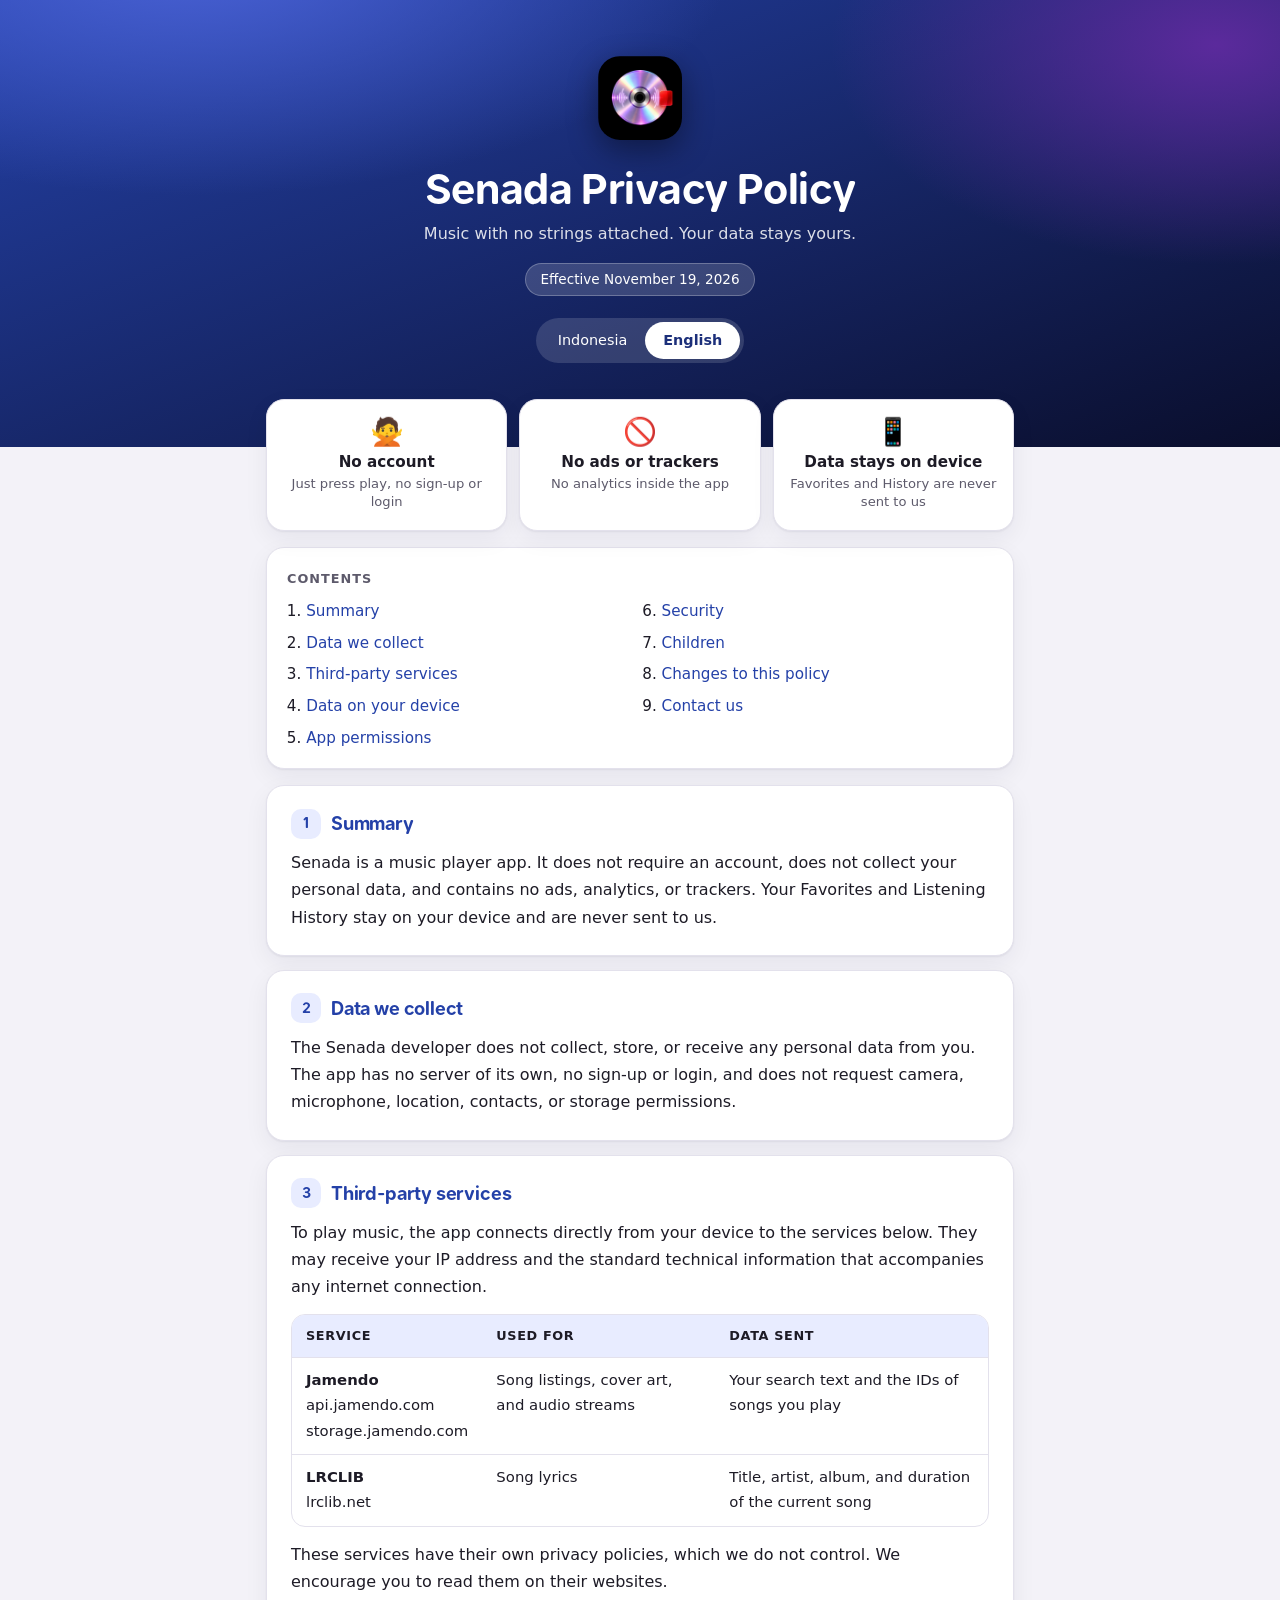
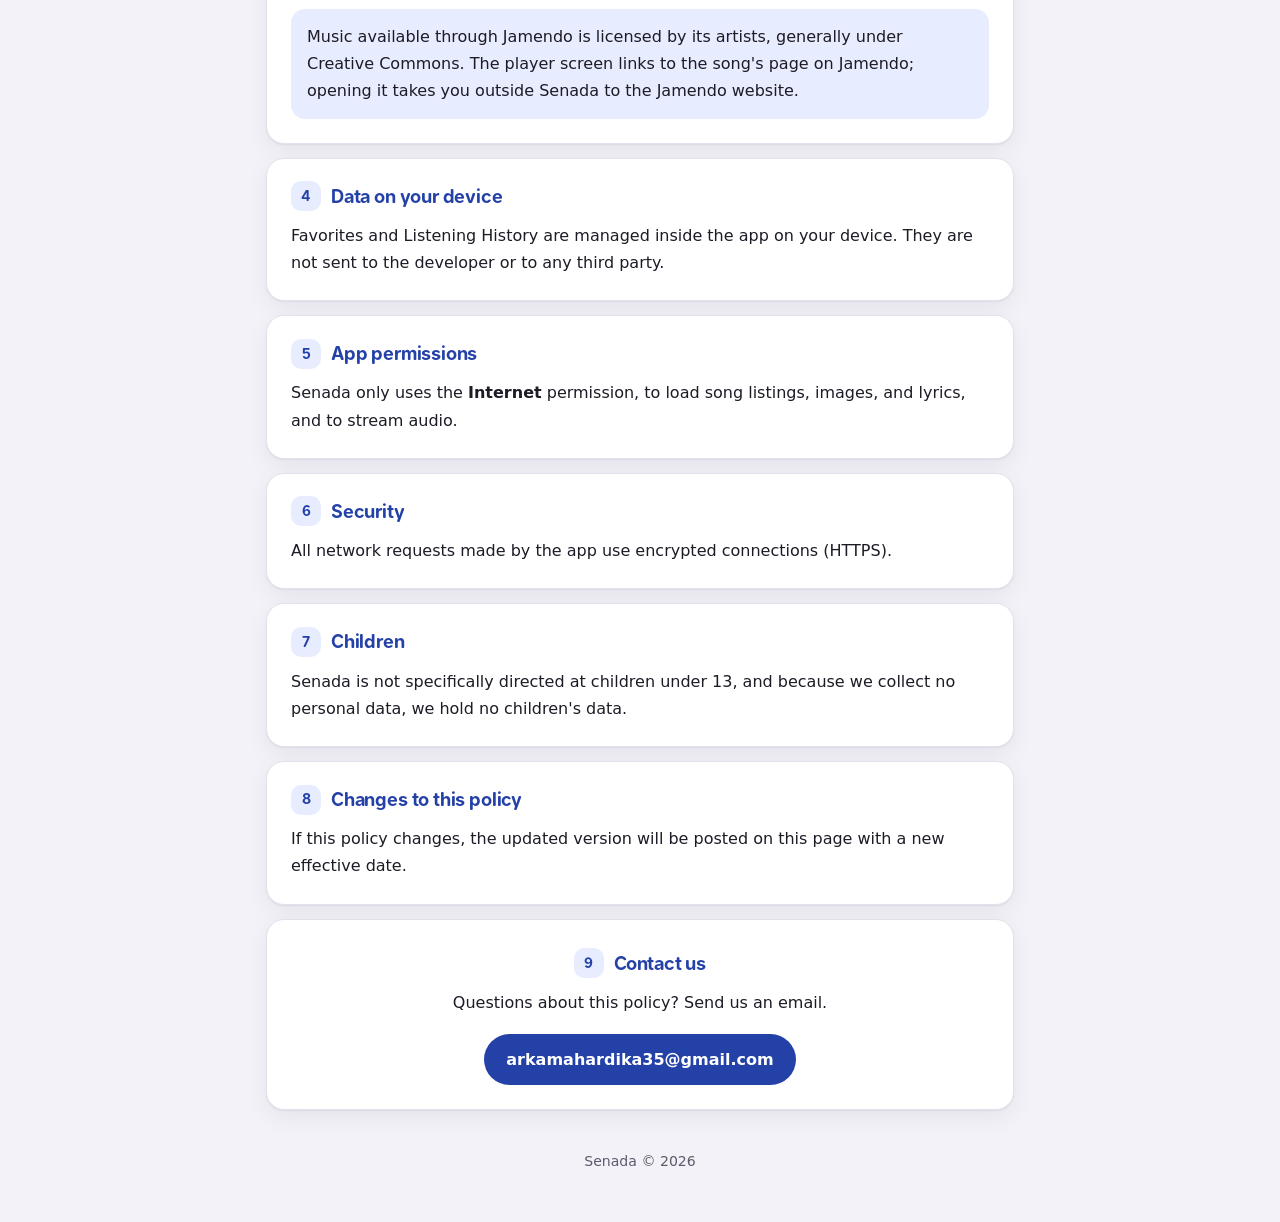
<file: docs/privacy-policy/index.html>
<!doctype html>
<html lang="id">
<head>
  <meta charset="utf-8">
  <meta name="viewport" content="width=device-width, initial-scale=1">
  <title>Kebijakan Privasi Senada</title>
  <meta name="description" content="Kebijakan privasi aplikasi pemutar musik Senada. Tanpa akun, tanpa iklan, tanpa pelacak.">
  <link rel="icon" href="icon.png">
  <style>
    @font-face { font-family: "Allo"; src: url("Allo-Bold.otf") format("opentype"); font-weight: 700; font-display: swap; }
    :root {
      --bg: #f3f2f8; --card: #ffffff; --text: #1d1b26; --muted: #5d5a6b;
      --brand: #2441a8; --brand-soft: #e8ecff; --line: #e3e1ec; --shadow: 0 1px 2px rgba(20,20,50,.06), 0 8px 24px rgba(20,20,50,.06);
    }
    @media (prefers-color-scheme: dark) {
      :root { --bg: #0d0e19; --card: #161728; --text: #ecebf5; --muted: #a3a1b6; --brand: #93a9ff; --brand-soft: #20254a; --line: #2a2b42; --shadow: none; }
    }
    * { box-sizing: border-box; }
    html { scroll-behavior: smooth; }
    body { margin: 0; background: var(--bg); color: var(--text); font: 16px/1.7 system-ui, -apple-system, "Segoe UI", Roboto, sans-serif; }
    h1, h2 { font-family: "Allo", system-ui, sans-serif; font-weight: 700; letter-spacing: -0.01em; }

    .hero { position: relative; overflow: hidden; color: #fff; text-align: center; padding: 56px 16px 84px;
      background: radial-gradient(900px 400px at 15% -10%, #4a62d6 0%, transparent 60%),
                  radial-gradient(700px 400px at 95% 10%, #5b2a9c 0%, transparent 55%),
                  linear-gradient(160deg, #2441a8, #0a0e2c); }
    .hero img { width: 84px; height: 84px; border-radius: 22px; box-shadow: 0 10px 30px rgba(0,0,0,.4); }
    .hero h1 { margin: 18px 0 6px; font-size: clamp(1.8rem, 5vw, 2.6rem); line-height: 1.15; }
    .hero p { margin: 0; opacity: .85; }
    .chip { display: inline-block; margin-top: 16px; padding: 4px 14px; border-radius: 999px; font-size: .85rem; background: rgba(255,255,255,.16); border: 1px solid rgba(255,255,255,.25); }
    .lang { margin-top: 22px; display: inline-flex; padding: 4px; border-radius: 999px; background: rgba(255,255,255,.14); }
    .lang button { appearance: none; border: 0; cursor: pointer; font: inherit; font-size: .9rem; padding: 6px 18px; border-radius: 999px; background: transparent; color: #fff; }
    .lang button[aria-pressed="true"] { background: #fff; color: #1c2f7a; font-weight: 600; }

    main { max-width: 780px; margin: -48px auto 40px; padding: 0 16px; position: relative; }
    .highlights { display: grid; grid-template-columns: repeat(3, 1fr); gap: 12px; margin-bottom: 16px; }
    .hl { background: var(--card); border-radius: 18px; padding: 18px 14px; text-align: center; box-shadow: var(--shadow); border: 1px solid var(--line); }
    .hl .ic { font-size: 1.7rem; line-height: 1; }
    .hl b { display: block; margin-top: 8px; font-size: .95rem; line-height: 1.3; }
    .hl span { display: block; margin-top: 2px; font-size: .82rem; color: var(--muted); line-height: 1.4; }
    @media (max-width: 560px) { .highlights { grid-template-columns: 1fr; } .hl { display: flex; gap: 14px; text-align: left; align-items: center; } .hl b { margin-top: 0; } }

    .toc { background: var(--card); border: 1px solid var(--line); border-radius: 18px; padding: 16px 20px; margin-bottom: 16px; box-shadow: var(--shadow); }
    .toc strong { font-size: .8rem; text-transform: uppercase; letter-spacing: .08em; color: var(--muted); }
    .toc ol { margin: 8px 0 0; padding-left: 1.2rem; columns: 2; column-gap: 24px; font-size: .95rem; }
    .toc a { color: var(--brand); text-decoration: none; }
    .toc a:hover { text-decoration: underline; }
    @media (max-width: 560px) { .toc ol { columns: 1; } }

    section { background: var(--card); border: 1px solid var(--line); border-radius: 18px; padding: 22px 24px 10px; margin-bottom: 14px; box-shadow: var(--shadow); scroll-margin-top: 16px; }
    h2 { margin: 0 0 10px; font-size: 1.15rem; color: var(--brand); display: flex; align-items: center; gap: 10px; }
    h2 .n { display: inline-grid; place-items: center; min-width: 30px; height: 30px; border-radius: 10px; background: var(--brand-soft); font-size: .9rem; }
    p { margin: 0 0 14px; }
    ul { margin: 0 0 14px; padding-left: 1.2rem; }
    li { margin-bottom: 6px; }
    a { color: var(--brand); }
    .callout { background: var(--brand-soft); border-radius: 14px; padding: 14px 16px; margin: 0 0 14px; }

    .tbl { overflow-x: auto; margin: 0 0 14px; border: 1px solid var(--line); border-radius: 14px; }
    table { border-collapse: collapse; width: 100%; font-size: .93rem; min-width: 520px; }
    th, td { text-align: left; padding: 10px 14px; vertical-align: top; border-bottom: 1px solid var(--line); }
    th { background: var(--brand-soft); font-size: .8rem; text-transform: uppercase; letter-spacing: .05em; }
    tr:last-child td { border-bottom: 0; }

    .contact { text-align: center; padding: 28px 24px 24px; }
    .btn { display: inline-block; margin-top: 4px; padding: 12px 22px; border-radius: 999px; background: var(--brand); color: #fff; text-decoration: none; font-weight: 600; }
    @media (prefers-color-scheme: dark) { .btn { color: #0d0e19; } }

    footer { text-align: center; color: var(--muted); font-size: .88rem; padding: 0 16px 48px; }

    /* Tanpa JavaScript kedua bahasa tampil; dengan JavaScript hanya satu. */
    .js [data-doc]:not(.active) { display: none; }
  </style>
</head>
<body>
  <header class="hero">
    <img src="icon.png" alt="Ikon Senada" width="84" height="84">
    <h1 id="title">Kebijakan Privasi Senada</h1>
    <p id="subtitle">Musik tanpa syarat. Data Anda tetap milik Anda.</p>
    <span class="chip" id="eff">Berlaku mulai 19 November 2026</span><br>
    <div class="lang" role="group" aria-label="Bahasa">
      <button type="button" data-set="id" aria-pressed="true">Indonesia</button>
      <button type="button" data-set="en" aria-pressed="false">English</button>
    </div>
  </header>

  <main>
    <!-- ============ INDONESIA ============ -->
    <div data-doc="id" class="active" lang="id">
      <div class="highlights">
        <div class="hl"><div class="ic">🙅</div><div><b>Tanpa akun</b><span>Langsung putar, tanpa daftar atau masuk</span></div></div>
        <div class="hl"><div class="ic">🚫</div><div><b>Tanpa iklan dan pelacak</b><span>Tidak ada analitik di dalam app</span></div></div>
        <div class="hl"><div class="ic">📱</div><div><b>Data di perangkat</b><span>Favorit dan Riwayat tidak dikirim ke kami</span></div></div>
      </div>

      <nav class="toc" aria-label="Daftar isi">
        <strong>Daftar isi</strong>
        <ol>
          <li><a href="#id-ringkasan">Ringkasan</a></li>
          <li><a href="#id-data">Data yang kami kumpulkan</a></li>
          <li><a href="#id-pihak3">Layanan pihak ketiga</a></li>
          <li><a href="#id-perangkat">Data di perangkat Anda</a></li>
          <li><a href="#id-izin">Izin aplikasi</a></li>
          <li><a href="#id-keamanan">Keamanan</a></li>
          <li><a href="#id-anak">Anak-anak</a></li>
          <li><a href="#id-perubahan">Perubahan kebijakan</a></li>
          <li><a href="#id-kontak">Hubungi kami</a></li>
        </ol>
      </nav>

      <section id="id-ringkasan">
        <h2><span class="n">1</span> Ringkasan</h2>
        <p>Senada adalah aplikasi pemutar musik. Kami tidak meminta akun, tidak mengumpulkan data pribadi Anda, dan tidak memasang iklan, alat analitik, atau pelacak. Daftar Favorit dan Riwayat putar hanya ada di perangkat Anda dan tidak dikirim ke server kami.</p>
      </section>

      <section id="id-data">
        <h2><span class="n">2</span> Data yang kami kumpulkan</h2>
        <p>Pengembang Senada tidak mengumpulkan, menyimpan, atau menerima data pribadi apa pun dari Anda. Senada tidak memiliki server sendiri, tidak ada fitur daftar atau masuk akun, dan tidak meminta izin kamera, mikrofon, lokasi, kontak, atau penyimpanan.</p>
      </section>

      <section id="id-pihak3">
        <h2><span class="n">3</span> Layanan pihak ketiga</h2>
        <p>Agar bisa memutar musik, aplikasi menghubungi layanan berikut langsung dari perangkat Anda. Saat itu layanan tersebut dapat menerima alamat IP dan informasi teknis perangkat yang lazim dalam setiap koneksi internet.</p>
        <div class="tbl">
          <table>
            <thead><tr><th>Layanan</th><th>Dipakai untuk</th><th>Data yang dikirim</th></tr></thead>
            <tbody>
              <tr><td><strong>Jamendo</strong><br>api.jamendo.com<br>storage.jamendo.com</td><td>Daftar lagu, sampul album, dan aliran audio</td><td>Teks pencarian dan ID lagu yang diputar</td></tr>
              <tr><td><strong>LRCLIB</strong><br>lrclib.net</td><td>Lirik lagu</td><td>Judul, artis, album, dan durasi lagu yang sedang diputar</td></tr>
            </tbody>
          </table>
        </div>
        <p>Layanan-layanan ini memiliki kebijakan privasi sendiri yang tidak kami kendalikan. Kami menganjurkan Anda membacanya di situs masing-masing.</p>
        <p class="callout">Lagu yang tersedia melalui Jamendo dilisensikan oleh senimannya, umumnya di bawah Creative Commons. Layar pemutar menampilkan tautan ke halaman lagu di Jamendo. Membuka tautan itu akan membawa Anda keluar dari Senada ke situs web Jamendo.</p>
      </section>

      <section id="id-perangkat">
        <h2><span class="n">4</span> Data di perangkat Anda</h2>
        <p>Daftar Favorit dan Riwayat putar dikelola di dalam aplikasi pada perangkat Anda. Data ini tidak dikirim ke pengembang maupun ke pihak ketiga mana pun.</p>
      </section>

      <section id="id-izin">
        <h2><span class="n">5</span> Izin aplikasi</h2>
        <p>Senada hanya memakai izin <strong>Internet</strong>, untuk memuat daftar lagu, gambar, lirik, dan memutar audio.</p>
      </section>

      <section id="id-keamanan">
        <h2><span class="n">6</span> Keamanan</h2>
        <p>Seluruh permintaan jaringan aplikasi dikirim melalui koneksi terenkripsi (HTTPS).</p>
      </section>

      <section id="id-anak">
        <h2><span class="n">7</span> Anak-anak</h2>
        <p>Senada tidak ditujukan khusus untuk anak di bawah 13 tahun, dan karena kami tidak mengumpulkan data pribadi, tidak ada data anak yang kami simpan.</p>
      </section>

      <section id="id-perubahan">
        <h2><span class="n">8</span> Perubahan kebijakan</h2>
        <p>Jika kebijakan ini berubah, versi terbaru akan dipublikasikan di halaman ini dengan tanggal berlaku yang diperbarui.</p>
      </section>

      <section id="id-kontak" class="contact">
        <h2 style="justify-content:center"><span class="n">9</span> Hubungi kami</h2>
        <p>Punya pertanyaan tentang kebijakan ini? Kirim email kepada kami.</p>
        <a class="btn" href="mailto:arkamahardika35@gmail.com">arkamahardika35@gmail.com</a>
      </section>
    </div>

    <!-- ============ ENGLISH ============ -->
    <div data-doc="en" lang="en">
      <div class="highlights">
        <div class="hl"><div class="ic">🙅</div><div><b>No account</b><span>Just press play, no sign-up or login</span></div></div>
        <div class="hl"><div class="ic">🚫</div><div><b>No ads or trackers</b><span>No analytics inside the app</span></div></div>
        <div class="hl"><div class="ic">📱</div><div><b>Data stays on device</b><span>Favorites and History are never sent to us</span></div></div>
      </div>

      <nav class="toc" aria-label="Table of contents">
        <strong>Contents</strong>
        <ol>
          <li><a href="#en-summary">Summary</a></li>
          <li><a href="#en-data">Data we collect</a></li>
          <li><a href="#en-third">Third-party services</a></li>
          <li><a href="#en-device">Data on your device</a></li>
          <li><a href="#en-permissions">App permissions</a></li>
          <li><a href="#en-security">Security</a></li>
          <li><a href="#en-children">Children</a></li>
          <li><a href="#en-changes">Changes to this policy</a></li>
          <li><a href="#en-contact">Contact us</a></li>
        </ol>
      </nav>

      <section id="en-summary">
        <h2><span class="n">1</span> Summary</h2>
        <p>Senada is a music player app. It does not require an account, does not collect your personal data, and contains no ads, analytics, or trackers. Your Favorites and Listening History stay on your device and are never sent to us.</p>
      </section>

      <section id="en-data">
        <h2><span class="n">2</span> Data we collect</h2>
        <p>The Senada developer does not collect, store, or receive any personal data from you. The app has no server of its own, no sign-up or login, and does not request camera, microphone, location, contacts, or storage permissions.</p>
      </section>

      <section id="en-third">
        <h2><span class="n">3</span> Third-party services</h2>
        <p>To play music, the app connects directly from your device to the services below. They may receive your IP address and the standard technical information that accompanies any internet connection.</p>
        <div class="tbl">
          <table>
            <thead><tr><th>Service</th><th>Used for</th><th>Data sent</th></tr></thead>
            <tbody>
              <tr><td><strong>Jamendo</strong><br>api.jamendo.com<br>storage.jamendo.com</td><td>Song listings, cover art, and audio streams</td><td>Your search text and the IDs of songs you play</td></tr>
              <tr><td><strong>LRCLIB</strong><br>lrclib.net</td><td>Song lyrics</td><td>Title, artist, album, and duration of the current song</td></tr>
            </tbody>
          </table>
        </div>
        <p>These services have their own privacy policies, which we do not control. We encourage you to read them on their websites.</p>
        <p class="callout">Music available through Jamendo is licensed by its artists, generally under Creative Commons. The player screen links to the song's page on Jamendo; opening it takes you outside Senada to the Jamendo website.</p>
      </section>

      <section id="en-device">
        <h2><span class="n">4</span> Data on your device</h2>
        <p>Favorites and Listening History are managed inside the app on your device. They are not sent to the developer or to any third party.</p>
      </section>

      <section id="en-permissions">
        <h2><span class="n">5</span> App permissions</h2>
        <p>Senada only uses the <strong>Internet</strong> permission, to load song listings, images, and lyrics, and to stream audio.</p>
      </section>

      <section id="en-security">
        <h2><span class="n">6</span> Security</h2>
        <p>All network requests made by the app use encrypted connections (HTTPS).</p>
      </section>

      <section id="en-children">
        <h2><span class="n">7</span> Children</h2>
        <p>Senada is not specifically directed at children under 13, and because we collect no personal data, we hold no children's data.</p>
      </section>

      <section id="en-changes">
        <h2><span class="n">8</span> Changes to this policy</h2>
        <p>If this policy changes, the updated version will be posted on this page with a new effective date.</p>
      </section>

      <section id="en-contact" class="contact">
        <h2 style="justify-content:center"><span class="n">9</span> Contact us</h2>
        <p>Questions about this policy? Send us an email.</p>
        <a class="btn" href="mailto:arkamahardika35@gmail.com">arkamahardika35@gmail.com</a>
      </section>
    </div>
  </main>

  <footer>Senada &copy; 2026</footer>

  <script>
    (function () {
      var T = {
        id: ["Kebijakan Privasi Senada", "Musik tanpa syarat. Data Anda tetap milik Anda.", "Berlaku mulai 19 November 2026"],
        en: ["Senada Privacy Policy", "Music with no strings attached. Your data stays yours.", "Effective November 19, 2026"]
      };
      var root = document.documentElement;
      root.classList.add("js");
      function setLang(l) {
        document.querySelectorAll("[data-doc]").forEach(function (el) { el.classList.toggle("active", el.dataset.doc === l); });
        document.querySelectorAll("[data-set]").forEach(function (b) { b.setAttribute("aria-pressed", String(b.dataset.set === l)); });
        document.getElementById("title").textContent = T[l][0];
        document.getElementById("subtitle").textContent = T[l][1];
        document.getElementById("eff").textContent = T[l][2];
        root.lang = l;
        document.title = T[l][0];
      }
      document.querySelectorAll("[data-set]").forEach(function (b) { b.addEventListener("click", function () { setLang(b.dataset.set); }); });
      setLang(/^id\b/i.test(navigator.language || "") ? "id" : "en");
    })();
  </script>
</body>
</html>
</file>
